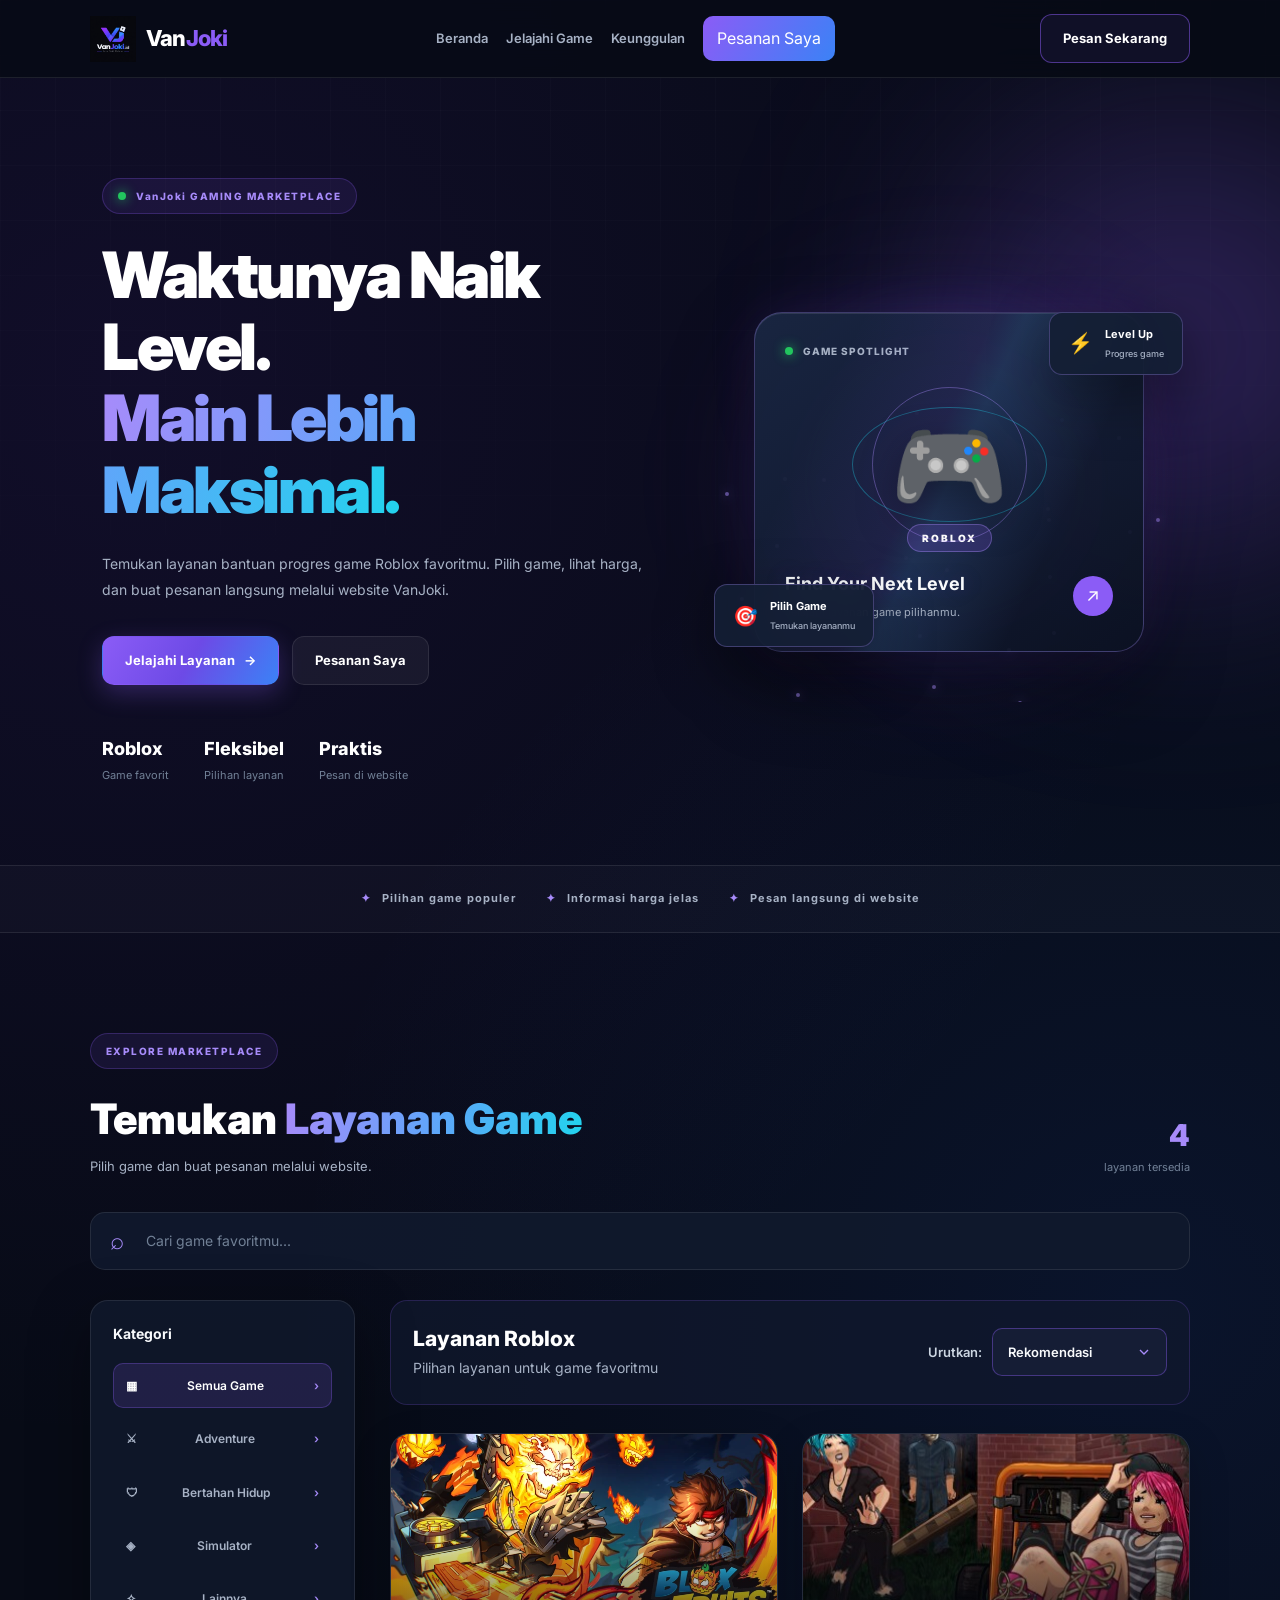
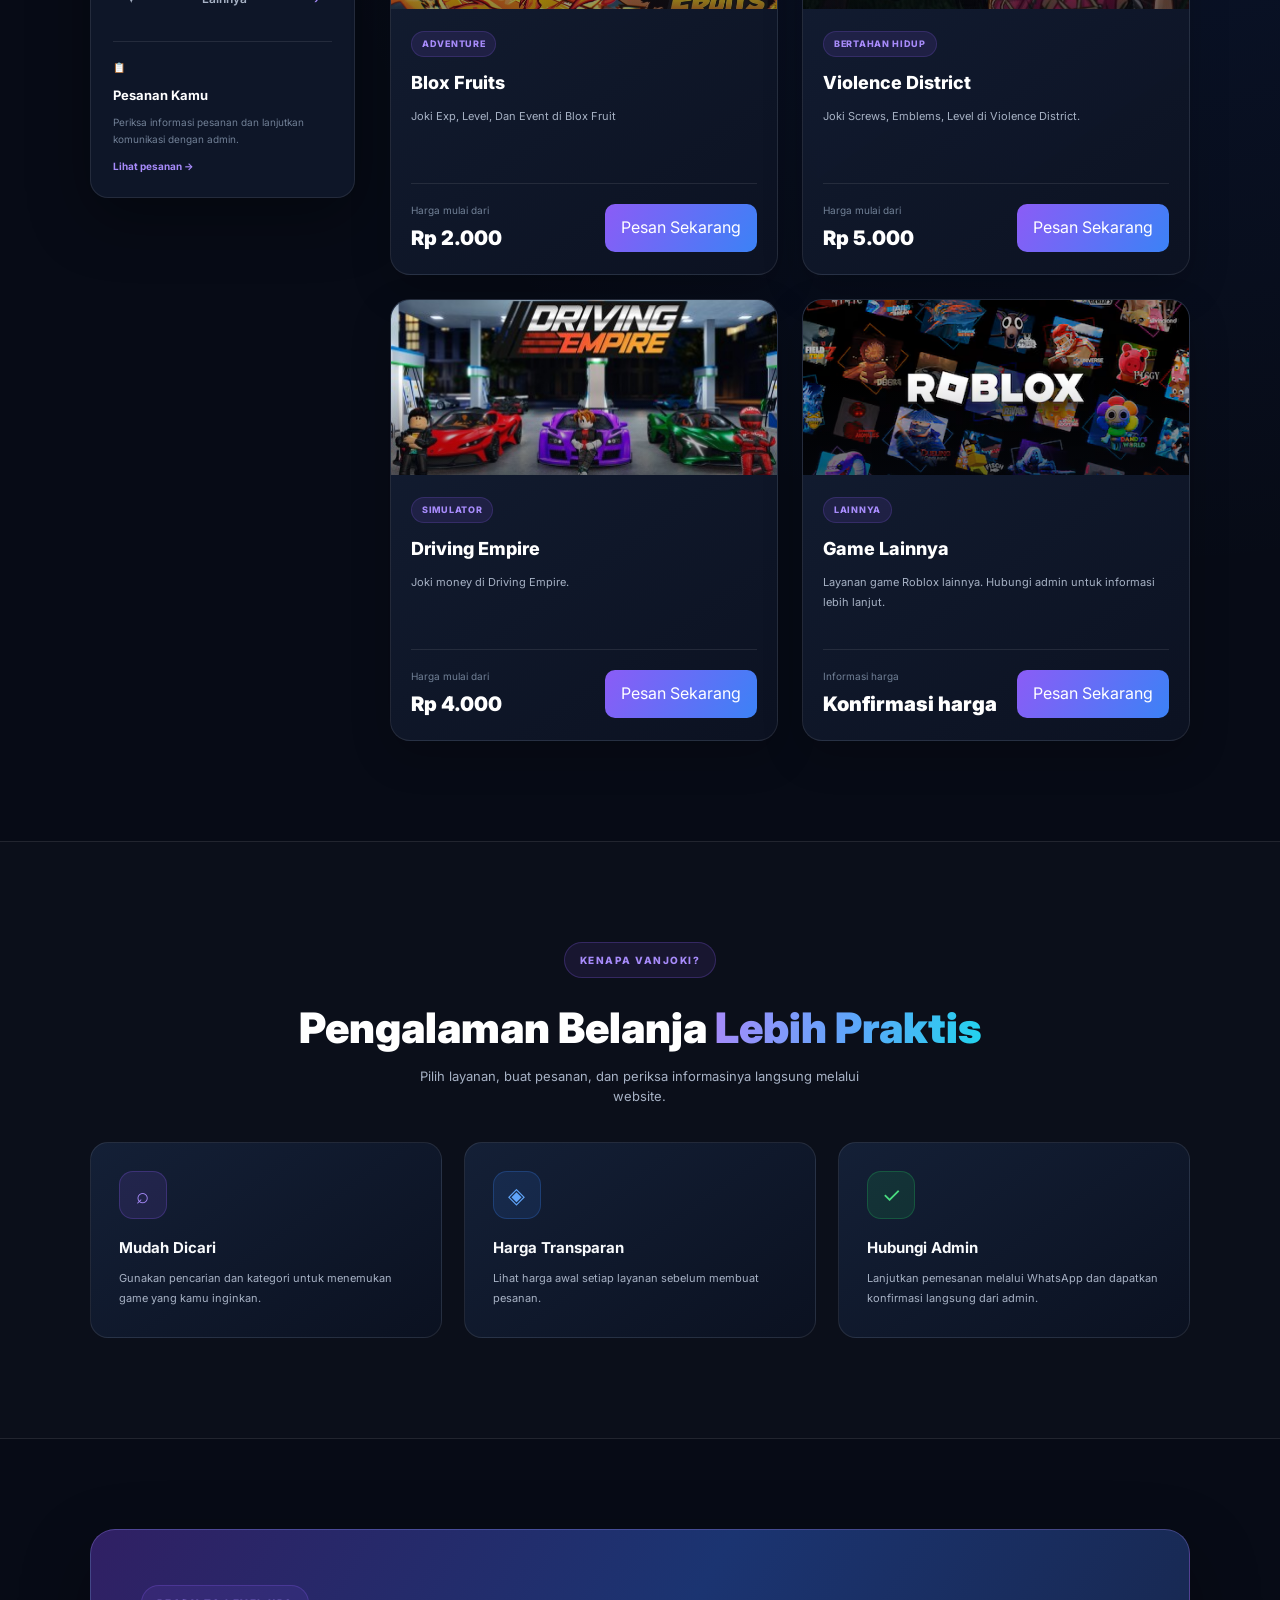
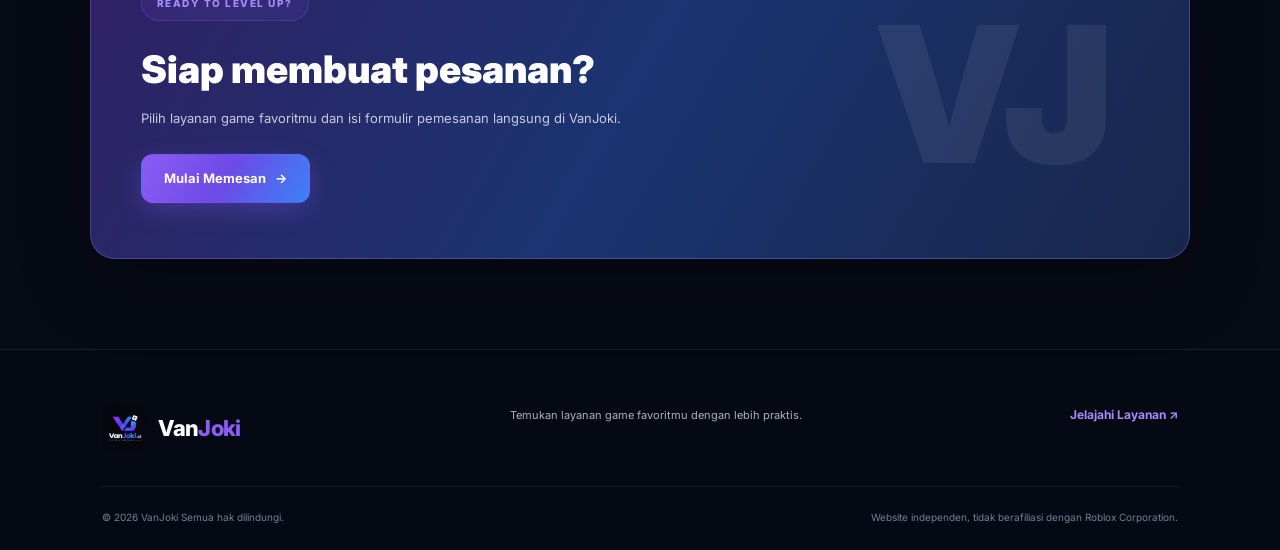
<file: index.html>
<!DOCTYPE html>
<html lang="id">
<head>
    <meta charset="UTF-8">
    <meta name="viewport" content="width=device-width, initial-scale=1.0">
    <meta name="theme-color" content="#10131f">

    <meta name="description" content="VanJoki adalah marketplace layanan gaming Roblox. Temukan layanan Blox Fruits, Violence District, dan Driving Empire.">
    <meta name="keywords" content="VanJoki, Roblox, Joki Roblox, Gaming Marketplace, Blox Fruits, Violence District, Driving Empire">
    <meta name="author" content="Anugrah Evan Syahputra">

    <meta property="og:title" content="VanJoki — Gaming Marketplace">
    <meta property="og:description" content="Temukan layanan game Roblox favoritmu di VanJoki.">
    <meta property="og:type" content="website">

    <title>VanJoki — Gaming Marketplace</title>

    <link rel="icon" type="image/png" href="./images/logo.png">
    <link rel="stylesheet" href="./style.css">

    <script src="./script.js" defer></script>

    <style>
        /* =====================================
           LOGO
        ===================================== */

        .logo {
            display: inline-flex;
            align-items: center;
            gap: 10px;
            text-decoration: none;
            flex-shrink: 0;
        }

        .logo-image {
            display: block;
            width: 46px;
            height: 46px;
            object-fit: contain;
            flex-shrink: 0;
            transition: transform .3s ease;
        }

        .logo:hover .logo-image {
            transform: scale(1.08) rotate(-4deg);
        }

        .logo-text {
            font-size: 22px;
            font-weight: 800;
            line-height: 1.2;
            white-space: nowrap;
        }

        .logo-text .accent {
            color: #8b5cf6;
        }

        .logo-text small {
            font-size: 14px;
            margin-left: 2px;
        }

        /* =====================================
           NAVIGASI
        ===================================== */

        #navMenu {
            align-items: center;
            gap: 18px;
        }

        #myOrdersNavButton {
            width: auto;
            margin: 0;
            padding: 10px 14px;
            white-space: nowrap;
        }

        .service-order {
            font: inherit;
        }

        /* =====================================
           PENCARIAN
        ===================================== */

        .search-bar {
            position: relative !important;
            display: flex !important;
            align-items: center !important;
            width: 100% !important;
            min-height: 58px;
            box-sizing: border-box;
            gap: 12px;
        }

        .search-icon {
            position: absolute !important;
            top: 50% !important;
            left: 20px !important;
            right: auto !important;
            transform: translateY(-50%) !important;
            z-index: 2;
            display: flex !important;
            align-items: center;
            justify-content: center;
            pointer-events: none;
            font-size: 24px;
            line-height: 1;
        }

        .search-bar input {
            display: block !important;
            width: 100% !important;
            height: 58px !important;
            box-sizing: border-box !important;
            margin: 0 !important;
            padding: 0 20px 0 55px !important;
        }

        .search-hint {
            display: none !important;
        }

        /* =====================================
           KATALOG
        ===================================== */

        .catalog-layout {
            display: grid !important;
            grid-template-columns: 265px minmax(0, 1fr) !important;
            align-items: start !important;
            gap: 35px !important;
            width: 100%;
        }

        .filter-sidebar {
            width: 100%;
            min-width: 0;
            box-sizing: border-box;
        }

        .catalog-main {
            width: 100%;
            min-width: 0;
        }

        .catalog-toolbar {
            display: flex !important;
            align-items: center !important;
            justify-content: space-between !important;
            flex-wrap: wrap;
            gap: 18px;
            width: 100%;
            box-sizing: border-box;
        }

        .catalog-toolbar > div {
            min-width: 0;
        }

        .sort-control {
            display: flex;
            align-items: center;
            gap: 10px;
            flex-wrap: wrap;
        }

        .service-grid {
            display: grid;
            grid-template-columns: repeat(2, minmax(0, 1fr));
            gap: 24px;
            width: 100%;
            margin-top: 28px;
        }

        .service-card {
            min-width: 0;
            overflow: hidden;
        }

        .service-card img {
            display: block;
            width: 100%;
            max-width: 100%;
            object-fit: cover;
        }

        .filter-btn {
            width: 100%;
            box-sizing: border-box;
        }

        .empty-message[hidden] {
            display: none !important;
        }

        /* =====================================
           NAVIGASI RESPONSIVE
        ===================================== */

        button,
        a,
        input,
        select {
            -webkit-tap-highlight-color: transparent;
        }

        button:focus-visible,
        a:focus-visible,
        input:focus-visible,
        select:focus-visible {
            outline: 2px solid #8b5cf6;
            outline-offset: 4px;
        }

        /* =====================================
           TABLET
        ===================================== */

        @media (max-width: 900px) {
            #navMenu {
                align-items: stretch;
                gap: 10px;
            }

            #myOrdersNavButton {
                width: 100%;
                margin-top: 8px;
            }

            .logo-image {
                width: 40px;
                height: 40px;
            }

            .logo-text {
                font-size: 19px;
            }

            .catalog-layout {
                grid-template-columns: 220px minmax(0, 1fr) !important;
                gap: 22px !important;
            }

            .service-grid {
                gap: 16px;
            }
        }

        /* =====================================
           MOBILE
        ===================================== */

        @media (max-width: 650px) {
            .catalog-layout {
                grid-template-columns: 1fr !important;
                gap: 22px !important;
            }

            .filter-sidebar {
                width: 100%;
            }

            .catalog-toolbar {
                align-items: flex-start !important;
                flex-direction: column;
            }

            .sort-control {
                width: 100%;
                justify-content: space-between;
            }

            .sort-control select {
                max-width: 65%;
            }

            .service-grid {
                grid-template-columns: repeat(2, minmax(0, 1fr));
                gap: 12px;
            }

            .search-bar,
            .search-bar input {
                min-height: 52px;
                height: 52px !important;
            }
        }

        @media (max-width: 480px) {
            .logo-text {
                font-size: 18px;
            }

            .logo-text small {
                font-size: 12px;
            }

            .hero-stats {
                gap: 15px;
            }

            .service-grid {
                grid-template-columns: 1fr;
            }
        }

        /* =====================================
           MENGURANGI ANIMASI
        ===================================== */

        @media (prefers-reduced-motion: reduce) {
            *,
            *::before,
            *::after {
                scroll-behavior: auto !important;
                animation-duration: .01ms !important;
                animation-iteration-count: 1 !important;
                transition-duration: .01ms !important;
            }
        }
    </style>
</head>

<body>

    <!-- HEADER -->
    <header class="navbar">

        <a href="#beranda" class="logo" aria-label="VanJoki - Beranda">
            <img
                src="./images/logo.png"
                alt="Logo VanJoki"
                class="logo-image"
                width="46"
                height="46"
                onerror="this.onerror=null;this.src='./logo.png';"
            >

            <span class="logo-text">
                Van<span class="accent">Joki</span><small></small>
            </span>
        </a>

        <button
            type="button"
            class="menu-toggle"
            id="menuToggle"
            aria-label="Buka menu"
            aria-expanded="false"
            aria-controls="navMenu"
        >
            ☰
        </button>

        <nav class="nav-menu" id="navMenu" aria-label="Navigasi utama">
            <a href="#beranda">Beranda</a>
            <a href="#game">Jelajahi Game</a>
            <a href="#keunggulan">Keunggulan</a>
        </nav>

        <a class="button button-outline header-contact" href="#game">
            Pesan Sekarang
        </a>

    </header>

    <main>

        <!-- HERO -->
        <section class="hero" id="beranda">

            <div class="hero-content">

                <div class="eyebrow">
                    <span class="status-dot"></span>
                    VanJoki GAMING MARKETPLACE
                </div>

                <h1>
                    Waktunya Naik Level.<br>
                    <span class="gradient-text">Main Lebih Maksimal.</span>
                </h1>

                <p class="hero-description">
                    Temukan layanan bantuan progres game Roblox favoritmu.
                    Pilih game, lihat harga, dan buat pesanan langsung
                    melalui website VanJoki.
                </p>

                <div class="hero-actions">
                    <a href="#game" class="button button-primary">
                        Jelajahi Layanan
                        <span aria-hidden="true">→</span>
                    </a>

                    <a href="#orderHistory" class="button button-dark">
                        Pesanan Saya
                    </a>
                </div>

                <div class="hero-stats">

                    <div>
                        <strong>Roblox</strong>
                        <span>Game favorit</span>
                    </div>

                    <div>
                        <strong>Fleksibel</strong>
                        <span>Pilihan layanan</span>
                    </div>

                    <div>
                        <strong>Praktis</strong>
                        <span>Pesan di website</span>
                    </div>

                </div>

            </div>

            <!-- HERO VISUAL -->
            <div class="hero-visual">

                <div class="visual-glow"></div>

                <div class="floating-card floating-card-top">
                    <span class="floating-icon" aria-hidden="true">⚡</span>

                    <div>
                        <strong>Level Up</strong>
                        <small>Progres game</small>
                    </div>
                </div>

                <div class="hero-game-panel">

                    <div class="panel-top">
                        <span class="live-dot"></span>
                        <span>GAME SPOTLIGHT</span>
                        <span class="panel-dots" aria-hidden="true">•••</span>
                    </div>

                    <div class="spotlight-art">
                        <div class="spotlight-orbit orbit-one"></div>
                        <div class="spotlight-orbit orbit-two"></div>

                        <div class="spotlight-controller" aria-hidden="true">
                            🎮
                        </div>

                        <div class="spotlight-badge">
                            ROBLOX
                        </div>
                    </div>

                    <div class="spotlight-info">

                        <div>
                            <h3>Find Your Next Level</h3>
                            <p>Jelajahi layanan game pilihanmu.</p>
                        </div>

                        <a
                            href="#game"
                            class="round-arrow"
                            aria-label="Lihat layanan game"
                        >
                            ↗
                        </a>

                    </div>

                </div>

                <div class="floating-card floating-card-bottom">
                    <span class="floating-icon" aria-hidden="true">🎯</span>

                    <div>
                        <strong>Pilih Game</strong>
                        <small>Temukan layananmu</small>
                    </div>
                </div>

            </div>

        </section>

        <!-- INFORMASI LAYANAN -->
        <section class="trust-strip" aria-label="Keunggulan layanan">

            <div>
                <span aria-hidden="true">✦</span>
                Pilihan game populer
            </div>

            <div>
                <span aria-hidden="true">✦</span>
                Informasi harga jelas
            </div>

            <div>
                <span aria-hidden="true">✦</span>
                Pesan langsung di website
            </div>

        </section>

        <!-- KATALOG GAME -->
        <section class="catalog section-container" id="game">

            <div class="section-heading">

                <div>
                    <div class="eyebrow">
                        EXPLORE MARKETPLACE
                    </div>

                    <h2>
                        Temukan
                        <span class="gradient-text">Layanan Game</span>
                    </h2>

                    <p>
                        Pilih game dan buat pesanan melalui website.
                    </p>
                </div>

                <div class="catalog-count">
                    <strong id="serviceCount">4</strong>
                    <span>layanan tersedia</span>
                </div>

            </div>

            <!-- PENCARIAN -->
            <div class="search-bar">

                <span class="search-icon" aria-hidden="true">⌕</span>

                <input
                    type="search"
                    id="searchInput"
                    placeholder="Cari game favoritmu..."
                    aria-label="Cari game"
                    autocomplete="off"
                >

            </div>

            <div class="catalog-layout">

                <!-- FILTER KATEGORI -->
                <aside class="filter-sidebar">

                    <h3>Kategori</h3>

                    <button
                        type="button"
                        class="filter-btn active"
                        data-filter="all"
                        aria-pressed="true"
                    >
                        <span aria-hidden="true">▦</span>
                        Semua Game
                        <span class="filter-arrow" aria-hidden="true">›</span>
                    </button>

                    <button
                        type="button"
                        class="filter-btn"
                        data-filter="adventure"
                        aria-pressed="false"
                    >
                        <span aria-hidden="true">⚔</span>
                        Adventure
                        <span class="filter-arrow" aria-hidden="true">›</span>
                    </button>

                    <button
                        type="button"
                        class="filter-btn"
                        data-filter="bertahan hidup"
                        aria-pressed="false"
                    >
                        <span aria-hidden="true">🛡</span>
                        Bertahan Hidup
                        <span class="filter-arrow" aria-hidden="true">›</span>
                    </button>

                    <button
                        type="button"
                        class="filter-btn"
                        data-filter="simulator"
                        aria-pressed="false"
                    >
                        <span aria-hidden="true">◈</span>
                        Simulator
                        <span class="filter-arrow" aria-hidden="true">›</span>
                    </button>

                    <button
                        type="button"
                        class="filter-btn"
                        data-filter="other"
                        aria-pressed="false"
                    >
                        <span aria-hidden="true">✧</span>
                        Lainnya
                        <span class="filter-arrow" aria-hidden="true">›</span>
                    </button>

                    <div class="sidebar-note">

                        <span aria-hidden="true">📋</span>

                        <h4>Pesanan Kamu</h4>

                        <p>
                            Periksa informasi pesanan dan lanjutkan
                            komunikasi dengan admin.
                        </p>

                        <a href="#orderHistory">
                            Lihat pesanan →
                        </a>

                    </div>

                </aside>

                <!-- DAFTAR LAYANAN -->
                <div class="catalog-main">

                    <div class="catalog-toolbar">

                        <div>
                            <h3>Layanan Roblox</h3>
                            <p>Pilihan layanan untuk game favoritmu</p>
                        </div>

                        <label class="sort-control">

                            <span>Urutkan:</span>

                            <select
                                id="sortSelect"
                                aria-label="Urutkan layanan"
                            >
                                <option value="default">Rekomendasi</option>
                                <option value="low">Harga terendah</option>
                                <option value="high">Harga tertinggi</option>
                                <option value="name">Nama game</option>
                            </select>

                        </label>

                    </div>

                    <div
                        class="service-grid"
                        id="serviceGrid"
                        aria-live="polite"
                    ></div>

                    <!-- PESAN JIKA GAME TIDAK DITEMUKAN -->
                    <div class="empty-message" id="emptyMessage" hidden>

                        <span aria-hidden="true">🔎</span>

                        <h3>Game tidak ditemukan</h3>

                        <p>
                            Coba kata kunci lain atau pilih kategori berbeda.
                        </p>

                        <button
                            type="button"
                            class="button button-primary"
                            id="resetSearch"
                        >
                            Tampilkan Semua
                        </button>

                    </div>

                </div>

            </div>

        </section>

        <!-- KEUNGGULAN -->
        <section class="why-section" id="keunggulan">

            <div class="section-container">

                <div class="section-heading centered">

                    <div>
                        <div class="eyebrow">
                            KENAPA VANJOKI?
                        </div>

                        <h2>
                            Pengalaman Belanja
                            <span class="gradient-text">Lebih Praktis</span>
                        </h2>

                        <p>
                            Pilih layanan, buat pesanan, dan periksa
                            informasinya langsung melalui website.
                        </p>
                    </div>

                </div>

                <div class="benefit-grid">

                    <article class="benefit-card">

                        <div class="benefit-icon purple" aria-hidden="true">
                            ⌕
                        </div>

                        <h3>Mudah Dicari</h3>

                        <p>
                            Gunakan pencarian dan kategori untuk menemukan
                            game yang kamu inginkan.
                        </p>

                    </article>

                    <article class="benefit-card">

                        <div class="benefit-icon blue" aria-hidden="true">
                            ◈
                        </div>

                        <h3>Harga Transparan</h3>

                        <p>
                            Lihat harga awal setiap layanan sebelum
                            membuat pesanan.
                        </p>

                    </article>

                    <article class="benefit-card">

                        <div class="benefit-icon green" aria-hidden="true">
                            ✓
                        </div>

                        <h3>Hubungi Admin</h3>

                        <p>
                            Lanjutkan pemesanan melalui WhatsApp dan
                            dapatkan konfirmasi langsung dari admin.
                        </p>

                    </article>

                </div>

            </div>

        </section>

        <!-- AJAKAN MEMESAN -->
        <section class="cta-section">

            <div class="cta-box">

                <div class="cta-content">

                    <div class="eyebrow">
                        READY TO LEVEL UP?
                    </div>

                    <h2>Siap membuat pesanan?</h2>

                    <p>
                        Pilih layanan game favoritmu dan isi formulir
                        pemesanan langsung di VanJoki.
                    </p>

                    <a href="#game" class="button button-primary">
                        Mulai Memesan
                        <span aria-hidden="true">→</span>
                    </a>

                </div>

                <div class="cta-decoration" aria-hidden="true">
                    VJ
                </div>

            </div>

        </section>

    </main>

    <!-- BAGIAN PESANAN SAYA DIBUAT OLEH script.js -->

    <!-- FOOTER -->
    <footer class="footer">

        <div class="footer-main">

            <a
                href="#beranda"
                class="logo"
                aria-label="VanJoki - Kembali ke beranda"
            >

                <img
                    src="./images/logo.png"
                    alt="Logo VanJoki"
                    class="logo-image"
                    width="46"
                    height="46"
                    loading="lazy"
                    onerror="this.onerror=null;this.src='./logo.png';"
                >

                <span class="logo-text">
                    Van<span class="accent">Joki</span><small></small>
                </span>

            </a>

            <p>
                Temukan layanan game favoritmu dengan lebih praktis.
            </p>

            <a href="#game" class="footer-contact">
                Jelajahi Layanan ↗
            </a>

        </div>

        <div class="footer-bottom">

            <span>
                © <span id="year"></span> VanJoki Semua hak dilindungi.
            </span>

            <span>
                Website independen, tidak berafiliasi dengan Roblox Corporation.
            </span>

        </div>

    </footer>

</body>
</html>
</file>
<file: style.css>
@import url('https://fonts.googleapis.com/css2?family=Inter:wght@400;500;600;700;800;900&display=swap');

/* =========================================
   1. ROOT & RESET
========================================= */

:root {
    --bg: #070b16;
    --bg-secondary: #0c1222;
    --surface: #111a2d;
    --surface-light: #17233a;

    --primary: #8b5cf6;
    --primary-light: #a78bfa;
    --secondary: #3b82f6;
    --accent: #06d6ff;
    --success: #22c55e;

    --text: #f8fafc;
    --text-secondary: #a7b2c5;
    --muted: #718096;

    --border: rgba(255,255,255,.09);
    --purple-glow: rgba(139,92,246,.28);
    --blue-glow: rgba(59,130,246,.20);

    --radius: 18px;
    --radius-small: 12px;
    --shadow: 0 20px 60px rgba(0,0,0,.35);
    --transition: .3s ease;
}

* {
    margin: 0;
    padding: 0;
    box-sizing: border-box;
}

html {
    scroll-behavior: smooth;
    scroll-padding-top: 90px;
}

body {
    min-width: 320px;
    overflow-x: hidden;
    color: var(--text);
    background:
        radial-gradient(circle at 10% 10%, rgba(91,33,182,.12), transparent 30%),
        radial-gradient(circle at 90% 35%, rgba(37,99,235,.10), transparent 32%),
        var(--bg);
    font-family: 'Inter', sans-serif;
    line-height: 1.6;
}

button, input, select {
    font: inherit;
}

button, a {
    -webkit-tap-highlight-color: transparent;
}

a {
    color: inherit;
    text-decoration: none;
}

button {
    color: inherit;
}

img {
    display: block;
    max-width: 100%;
}

::selection {
    color: white;
    background: var(--primary);
}

/* =========================================
   2. SCROLLBAR & BACKGROUND
========================================= */

::-webkit-scrollbar {
    width: 8px;
}

::-webkit-scrollbar-track {
    background: var(--bg);
}

::-webkit-scrollbar-thumb {
    background: linear-gradient(var(--primary), var(--secondary));
    border-radius: 20px;
}

body::before {
    content: "";
    position: fixed;
    inset: 0;
    z-index: -1;
    pointer-events: none;
    background-image:
        linear-gradient(rgba(255,255,255,.018) 1px, transparent 1px),
        linear-gradient(90deg, rgba(255,255,255,.018) 1px, transparent 1px);
    background-size: 55px 55px;
    mask-image: linear-gradient(to bottom, black, transparent 85%);
}

/* =========================================
   3. NAVBAR
========================================= */

.navbar {
    position: sticky;
    top: 0;
    z-index: 1000;
    width: 100%;
    min-height: 78px;
    padding: 14px 7%;
    display: flex;
    align-items: center;
    justify-content: space-between;
    gap: 25px;
    background: rgba(7,11,22,.88);
    backdrop-filter: blur(20px);
    -webkit-backdrop-filter: blur(20px);
    border-bottom: 1px solid var(--border);
}

.logo {
    display: inline-flex;
    align-items: center;
    gap: 10px;
    flex-shrink: 0;
}

.logo-image {
    width: 46px;
    height: 46px;
    object-fit: contain;
    transition: transform .3s ease;
}

.logo:hover .logo-image {
    transform: scale(1.08) rotate(-4deg);
}

.logo-text {
    color: white;
    font-size: 22px;
    font-weight: 900;
    letter-spacing: -.7px;
    white-space: nowrap;
}

.logo-text .accent {
    color: var(--primary-light);
}

.logo-text small {
    font-size: 13px;
    margin-left: 2px;
    color: var(--text-secondary);
}

.nav-menu {
    display: flex;
    align-items: center;
    justify-content: center;
    gap: 35px;
}

.nav-menu a {
    position: relative;
    color: var(--text-secondary);
    font-size: 13px;
    font-weight: 600;
    transition: var(--transition);
}

.nav-menu a::after {
    content: "";
    position: absolute;
    left: 0;
    bottom: -8px;
    width: 0;
    height: 2px;
    background: linear-gradient(90deg, var(--primary), var(--accent));
    transition: width var(--transition);
}

.nav-menu a:hover {
    color: white;
}

.nav-menu a:hover::after {
    width: 100%;
}

.menu-toggle {
    display: none;
    border: 1px solid var(--border);
    background: var(--surface);
    border-radius: 10px;
    padding: 9px 13px;
    font-size: 20px;
    cursor: pointer;
}

/* =========================================
   4. BUTTON
========================================= */

.button {
    display: inline-flex;
    align-items: center;
    justify-content: center;
    gap: 9px;
    padding: 13px 22px;
    border-radius: 12px;
    font-size: 13px;
    font-weight: 700;
    border: 1px solid transparent;
    cursor: pointer;
    transition: transform var(--transition),
                box-shadow var(--transition),
                background var(--transition);
}

.button:hover {
    transform: translateY(-3px);
}

.button-primary {
    color: white;
    background: linear-gradient(120deg, var(--primary), #6d4ae6, var(--secondary));
    box-shadow: 0 8px 25px var(--purple-glow);
}

.button-primary:hover {
    box-shadow: 0 12px 35px var(--purple-glow);
}

.button-outline {
    color: white;
    background: rgba(139,92,246,.08);
    border-color: rgba(139,92,246,.5);
}

.button-outline:hover {
    background: var(--primary);
    border-color: var(--primary);
}

.button-dark {
    color: white;
    background: rgba(255,255,255,.05);
    border-color: var(--border);
}

.button-dark:hover {
    background: rgba(255,255,255,.1);
}

/* =========================================
   5. HERO
========================================= */

.hero {
    position: relative;
    min-height: 610px;
    padding: 100px 8% 80px;
    display: grid;
    grid-template-columns: 1.1fr .9fr;
    align-items: center;
    gap: 55px;
    overflow: hidden;
}

.hero::before {
    content: "";
    position: absolute;
    width: 450px;
    height: 450px;
    top: 5%;
    right: -10%;
    background: var(--purple-glow);
    filter: blur(120px);
    border-radius: 50%;
    pointer-events: none;
}

.hero-content {
    position: relative;
    z-index: 2;
    animation: heroEnter .9s ease both;
}

.eyebrow {
    display: inline-flex;
    align-items: center;
    gap: 10px;
    margin-bottom: 25px;
    padding: 9px 15px;
    color: var(--primary-light);
    background: rgba(139,92,246,.1);
    border: 1px solid rgba(139,92,246,.25);
    border-radius: 50px;
    font-size: 10px;
    font-weight: 800;
    letter-spacing: 1.5px;
}

.status-dot, .live-dot {
    width: 8px;
    height: 8px;
    flex-shrink: 0;
    border-radius: 50%;
    background: var(--success);
    box-shadow: 0 0 12px var(--success);
    animation: pulse 2s infinite;
}

.hero h1 {
    max-width: 700px;
    color: white;
    font-size: clamp(38px, 5vw, 65px);
    font-weight: 900;
    line-height: 1.12;
    letter-spacing: -2.5px;
}

.gradient-text {
    color: transparent;
    background: linear-gradient(100deg, #a78bfa, #60a5fa, #22d3ee);
    background-clip: text;
    -webkit-background-clip: text;
}

.hero-description {
    max-width: 540px;
    margin-top: 25px;
    color: var(--text-secondary);
    font-size: 14px;
    line-height: 1.9;
}

.hero-actions {
    display: flex;
    align-items: center;
    flex-wrap: wrap;
    gap: 13px;
    margin-top: 32px;
}

.hero-stats {
    display: flex;
    flex-wrap: wrap;
    gap: 35px;
    margin-top: 50px;
}

.hero-stats div {
    display: flex;
    flex-direction: column;
    gap: 4px;
}

.hero-stats strong {
    color: white;
    font-size: 18px;
    font-weight: 800;
}

.hero-stats span {
    color: var(--muted);
    font-size: 11px;
}

/* =========================================
   6. HERO VISUAL 3D
========================================= */

.hero-visual {
    position: relative;
    min-height: 440px;
    display: flex;
    align-items: center;
    justify-content: center;
    perspective: 1200px;
    isolation: isolate;
    animation: heroVisualEnter 1s ease both;
}

.hero-visual::before {
    content: "";
    position: absolute;
    width: 75%;
    height: 75%;
    top: 12%;
    left: 12%;
    z-index: -2;
    background: radial-gradient(circle, rgba(124,58,237,.32), rgba(59,130,246,.16), transparent 70%);
    filter: blur(55px);
    animation: heroGlow 5s ease-in-out infinite alternate;
}

.visual-glow {
    position: absolute;
    width: 70%;
    height: 70%;
    border-radius: 50%;
    background: var(--purple-glow);
    filter: blur(70px);
    z-index: -1;
}

.hero-game-panel {
    position: relative;
    z-index: 2;
    width: min(90%, 390px);
    min-height: 310px;
    padding: 30px;
    display: flex;
    flex-direction: column;
    align-items: center;
    justify-content: center;
    gap: 18px;
    background: linear-gradient(145deg, rgba(26,39,67,.95), rgba(12,18,34,.95));
    border: 1px solid rgba(167,139,250,.3);
    border-radius: 28px;
    box-shadow: 0 30px 80px rgba(0,0,0,.45),
                0 0 50px rgba(139,92,246,.12),
                inset 0 1px rgba(255,255,255,.1);
    transform-style: preserve-3d;
    will-change: transform;
    overflow: hidden;
    animation: floatingPanel 5s ease-in-out infinite;
    transition: box-shadow .3s ease, border-color .3s ease;
}

.hero-game-panel::before {
    content: "";
    position: absolute;
    inset: -100%;
    pointer-events: none;
    background: linear-gradient(115deg, transparent 40%, rgba(139,92,246,.1) 48%, rgba(96,165,250,.16) 50%, transparent 58%);
    animation: cardShine 7s linear infinite;
}

.panel-top {
    width: 100%;
    display: flex;
    align-items: center;
    gap: 10px;
    color: var(--text-secondary);
    font-size: 10px;
    font-weight: 800;
    letter-spacing: 1px;
}

.panel-dots {
    margin-left: auto;
    color: var(--primary-light);
}

.spotlight-art {
    position: relative;
    width: 100%;
    min-height: 175px;
    display: grid;
    place-items: center;
    transform-style: preserve-3d;
}

.spotlight-orbit {
    position: absolute;
    width: 155px;
    height: 155px;
    border: 1px solid rgba(167,139,250,.4);
    border-radius: 50%;
    transform: translateZ(15px);
    animation: orbitRotate 18s linear infinite;
}

.orbit-two {
    width: 195px;
    height: 115px;
    border-color: rgba(34,211,238,.35);
    animation-direction: reverse;
    animation-duration: 25s;
}

.spotlight-controller {
    position: relative;
    z-index: 2;
    font-size: 95px;
    transform: translateZ(35px);
    filter: drop-shadow(0 15px 20px rgba(0,0,0,.35));
    transition: transform .3s ease;
}

.spotlight-badge {
    position: absolute;
    bottom: 0;
    padding: 5px 14px;
    color: white;
    background: rgba(139,92,246,.2);
    border: 1px solid rgba(167,139,250,.4);
    border-radius: 30px;
    font-size: 10px;
    font-weight: 900;
    letter-spacing: 2px;
}

.spotlight-info {
    width: 100%;
    display: flex;
    align-items: center;
    justify-content: space-between;
    gap: 15px;
    transform: translateZ(25px);
}

.spotlight-info h3 {
    font-size: 18px;
    text-shadow: 0 0 22px rgba(139,92,246,.25);
}

.spotlight-info p {
    margin-top: 5px;
    color: var(--text-secondary);
    font-size: 11px;
    text-align: left;
}

.round-arrow {
    width: 40px;
    height: 40px;
    flex-shrink: 0;
    display: grid;
    place-items: center;
    color: white;
    background: var(--primary);
    border-radius: 50%;
    font-size: 18px;
    transition: var(--transition);
}

.round-arrow:hover {
    transform: rotate(45deg);
    background: var(--secondary);
}

.floating-card {
    position: absolute;
    z-index: 3;
    padding: 13px 18px;
    display: flex;
    align-items: center;
    gap: 12px;
    color: white;
    background: rgba(20,31,53,.92);
    border: 1px solid rgba(167,139,250,.3);
    border-radius: 13px;
    box-shadow: var(--shadow);
    backdrop-filter: blur(14px);
    font-size: 11px;
    font-weight: 700;
    animation: floatingCard 4s ease-in-out infinite;
}

.floating-card-top {
    top: 50px;
    right: -5px;
}

.floating-card-bottom {
    bottom: 55px;
    left: -5px;
    animation-delay: -2s;
}

.floating-icon {
    font-size: 20px;
}

.floating-card strong,
.floating-card small {
    display: block;
}

.floating-card small {
    margin-top: 3px;
    color: var(--text-secondary);
    font-size: 9px;
    font-weight: 500;
}

/* =========================================
   7. TRUST STRIP
========================================= */

.trust-strip {
    width: 100%;
    padding: 24px 8%;
    display: flex;
    justify-content: center;
    align-items: center;
    flex-wrap: wrap;
    gap: 30px;
    background: rgba(255,255,255,.025);
    border-top: 1px solid var(--border);
    border-bottom: 1px solid var(--border);
}

.trust-strip div {
    color: var(--text-secondary);
    font-size: 11px;
    font-weight: 700;
    letter-spacing: 1px;
}

.trust-strip span {
    color: var(--primary-light);
    margin-right: 7px;
}

/* =========================================
   8. SECTION
========================================= */

.section-container {
    width: min(1120px, 86%);
    margin: auto;
}

.catalog {
    padding: 100px 0;
}

.section-heading {
    margin-bottom: 35px;
    display: flex;
    align-items: flex-end;
    justify-content: space-between;
    flex-wrap: wrap;
    gap: 20px;
}

.section-heading h2 {
    color: white;
    font-size: clamp(28px, 4vw, 42px);
    font-weight: 900;
    line-height: 1.2;
}

.section-heading p {
    max-width: 450px;
    margin-top: 12px;
    color: var(--text-secondary);
    font-size: 13px;
}

.catalog-count {
    display: flex;
    flex-direction: column;
    align-items: flex-end;
}

.catalog-count strong {
    color: var(--primary-light);
    font-size: 30px;
    font-weight: 900;
}

.catalog-count span {
    color: var(--muted);
    font-size: 11px;
}

/* =========================================
   9. SEARCH BAR - FIXED
========================================= */

.search-bar {
    position: relative;
    width: 100%;
    min-height: 58px;
    margin-bottom: 30px;
    display: flex;
    align-items: center;
}

#searchInput {
    width: 100%;
    height: 58px;
    padding: 0 130px 0 52px;
    color: white;
    background: rgba(17,26,45,.92);
    border: 1px solid var(--border);
    border-radius: 15px;
    outline: none;
    font-size: 14px;
    transition: var(--transition);
}

#searchInput::placeholder {
    color: var(--muted);
}

#searchInput:focus {
    border-color: var(--primary);
    box-shadow: 0 0 0 4px rgba(139,92,246,.12);
}

.search-icon {
    position: absolute;
    left: 19px;
    top: 50%;
    z-index: 2;
    transform: translateY(-50%);
    color: var(--primary-light);
    font-size: 24px;
    pointer-events: none;
}

.search-hint {
    position: absolute;
    right: 18px;
    top: 50%;
    transform: translateY(-50%);
    color: var(--muted);
    font-size: 11px;
    pointer-events: none;
}

/* =========================================
   10. CATALOG LAYOUT
========================================= */

.catalog-layout {
    display: grid;
    grid-template-columns: 220px minmax(0,1fr);
    gap: 30px;
    align-items: start;
}

.filter-sidebar {
    position: sticky;
    top: 105px;
    padding: 22px;
    background: rgba(17,26,45,.8);
    border: 1px solid var(--border);
    border-radius: var(--radius);
    box-shadow: var(--shadow);
}

.filter-sidebar h3 {
    margin-bottom: 18px;
    font-size: 14px;
}

.filter-btn {
    width: 100%;
    margin-bottom: 8px;
    padding: 12px;
    display: flex;
    align-items: center;
    justify-content: space-between;
    gap: 10px;
    color: var(--text-secondary);
    background: transparent;
    border: 1px solid transparent;
    border-radius: 10px;
    font-size: 12px;
    font-weight: 600;
    text-align: left;
    cursor: pointer;
    transition: var(--transition);
}

.filter-btn:hover,
.filter-btn.active {
    color: white;
    background: rgba(139,92,246,.14);
    border-color: rgba(139,92,246,.3);
}

.filter-btn > span:first-child {
    flex-shrink: 0;
}

.filter-arrow {
    color: var(--primary-light);
}

.sidebar-note {
    margin-top: 20px;
    padding-top: 17px;
    color: var(--muted);
    border-top: 1px solid var(--border);
    font-size: 10px;
    line-height: 1.7;
}

.sidebar-note h4 {
    margin: 8px 0;
    color: white;
    font-size: 13px;
}

.sidebar-note p {
    margin-bottom: 10px;
}

.sidebar-note a {
    color: var(--primary-light);
    font-weight: 700;
}

/* =========================================
   11. CATALOG TOOLBAR - FIXED
========================================= */

.catalog-main {
    min-width: 0;
}

.catalog-toolbar {
    width: 100%;
    min-height: 105px;
    margin-bottom: 25px;
    padding: 18px 22px;
    display: flex;
    align-items: center;
    justify-content: space-between;
    gap: 20px;
    background: rgba(17,25,46,.75);
    border: 1px solid rgba(139,92,246,.2);
    border-radius: 17px;
}

.catalog-toolbar h3 {
    color: white;
    font-size: 21px;
    font-weight: 800;
    line-height: 1.3;
}

.catalog-toolbar p {
    margin-top: 5px;
    color: var(--text-secondary);
    font-size: 14px;
}

.sort-control {
    display: flex;
    align-items: center;
    gap: 10px;
    flex-shrink: 0;
    color: #cbd5e1;
    font-size: 13px;
    font-weight: 600;
}

#sortSelect {
    appearance: none;
    -webkit-appearance: none;
    min-width: 175px;
    min-height: 48px;
    padding: 11px 40px 11px 15px;
    color: #f8fafc;
    background-color: #151d35;
    background-image: url("data:image/svg+xml,%3Csvg xmlns='http://www.w3.org/2000/svg' width='16' height='16' fill='none' stroke='%23a78bfa' stroke-width='2' viewBox='0 0 24 24'%3E%3Cpath d='m6 9 6 6 6-6'/%3E%3C/svg%3E");
    background-repeat: no-repeat;
    background-position: right 14px center;
    border: 1px solid rgba(139,92,246,.4);
    border-radius: 10px;
    outline: none;
    font-family: inherit;
    font-size: 13px;
    font-weight: 600;
    cursor: pointer;
    transition: var(--transition);
}

#sortSelect:hover,
#sortSelect:focus {
    border-color: var(--primary);
    background-color: #1b2542;
}

#sortSelect option {
    color: white;
    background: #151d35;
}

/* =========================================
   12. SERVICE GRID
========================================= */

.service-grid {
    display: grid;
    grid-template-columns: repeat(2, minmax(0,1fr));
    gap: 22px;
    perspective: 1200px;
}

.service-card {
    --card-rotate-x: 0deg;
    --card-rotate-y: 0deg;
    --mouse-x: 50%;
    --mouse-y: 50%;

    position: relative;
    min-width: 0;
    overflow: hidden;
    background: linear-gradient(145deg, rgba(20,31,53,.96), rgba(12,18,34,.98));
    border: 1px solid var(--border);
    border-radius: 20px;
    box-shadow: 0 15px 40px rgba(0,0,0,.2);
    transform: perspective(1000px) rotateX(var(--card-rotate-x)) rotateY(var(--card-rotate-y));
    transform-style: preserve-3d;
    transition: transform .2s ease, border-color .3s ease, box-shadow .3s ease;
}

.service-card::before {
    content: "";
    position: absolute;
    inset: 0;
    z-index: 1;
    pointer-events: none;
    opacity: 0;
    background: radial-gradient(circle 180px at var(--mouse-x) var(--mouse-y), rgba(139,92,246,.2), transparent 75%);
    transition: opacity .3s ease;
}

.service-card:hover {
    border-color: rgba(139,92,246,.55);
    box-shadow: 0 25px 55px rgba(0,0,0,.35), 0 0 30px rgba(139,92,246,.12);
}

.service-card:hover::before {
    opacity: 1;
}

/* =========================================
   13. GAME COVER
========================================= */

.game-cover {
    position: relative;
    width: 100%;
    height: 175px;
    overflow: hidden;
    background: #101f36;
}

.game-cover::after {
    content: "";
    position: absolute;
    inset: 0;
    background: linear-gradient(to top, rgba(7,11,22,.45), transparent 55%);
    pointer-events: none;
}

.game-cover img {
    width: 100%;
    height: 100%;
    object-fit: cover;
    object-position: center;
    transition: transform .6s ease;
}

.service-card:hover .game-cover img {
    transform: scale(1.09);
}

/* =========================================
   14. SERVICE CARD BODY
========================================= */

.service-card-body {
    position: relative;
    z-index: 2;
    padding: 20px;
}

.service-category {
    display: inline-block;
    margin-bottom: 12px;
    padding: 5px 10px;
    color: var(--primary-light);
    background: rgba(139,92,246,.12);
    border: 1px solid rgba(139,92,246,.2);
    border-radius: 30px;
    font-size: 9px;
    font-weight: 800;
    letter-spacing: .7px;
    text-transform: uppercase;
}

.service-card h3 {
    margin-bottom: 9px;
    color: white;
    font-size: 18px;
    font-weight: 800;
}

.service-description {
    min-height: 58px;
    color: var(--text-secondary);
    font-size: 11px;
    line-height: 1.8;
}

.service-divider {
    margin: 18px 0;
    border: 0;
    border-top: 1px solid var(--border);
}

/* =========================================
   15. PRICE & ORDER
========================================= */

.service-bottom {
    display: flex;
    align-items: center;
    justify-content: space-between;
    gap: 12px;
}

.price-label {
    margin-bottom: 4px;
    color: var(--muted);
    font-size: 10px;
}

.service-price {
    color: white;
    font-size: 20px;
    font-weight: 900;
}

.service-price.contact-price {
    color: var(--accent);
    font-size: 15px;
}

.service-order {
    position: relative;
    overflow: hidden;
    display: inline-flex;
    align-items: center;
    justify-content: center;
    padding: 11px 16px;
    color: white;
    background: linear-gradient(120deg, var(--primary), var(--secondary));
    border: 0;
    border-radius: 10px;
    font: inherit;
    font-size: 11px;
    font-weight: 800;
    cursor: pointer;
    transition: var(--transition);
}

.service-order:hover {
    transform: translateY(-3px);
    box-shadow: 0 8px 22px var(--purple-glow);
}

.service-order:active {
    transform: scale(.97);
}

/* =========================================
   16. EMPTY MESSAGE
========================================= */

.empty-message,
#emptyMessage {
    padding: 35px 20px;
    color: var(--text-secondary);
    background: rgba(255,255,255,.025);
    border: 1px dashed var(--border);
    border-radius: 15px;
    font-size: 13px;
    text-align: center;
}

#emptyMessage[hidden] {
    display: none !important;
}

.empty-message > span {
    display: block;
    margin-bottom: 12px;
    font-size: 30px;
}

.empty-message h3 {
    margin-bottom: 8px;
    color: white;
}

/* =========================================
   17. BENEFITS
========================================= */

.why-section {
    position: relative;
    padding: 100px 0;
    background: rgba(255,255,255,.018);
    border-top: 1px solid var(--border);
    border-bottom: 1px solid var(--border);
}

.centered {
    justify-content: center;
    text-align: center;
}

.centered .section-heading,
.section-heading.centered {
    text-align: center;
}

.centered p {
    margin-left: auto;
    margin-right: auto;
}

.benefit-grid {
    display: grid;
    grid-template-columns: repeat(3, minmax(0,1fr));
    gap: 22px;
}

.benefit-card {
    padding: 28px;
    background: linear-gradient(145deg, rgba(22,34,58,.9), rgba(12,18,34,.9));
    border: 1px solid var(--border);
    border-radius: 18px;
    transition: var(--transition);
}

.benefit-card:hover {
    transform: translateY(-8px);
    border-color: rgba(139,92,246,.4);
    box-shadow: 0 20px 40px rgba(0,0,0,.25);
}

.benefit-card h3 {
    margin: 17px 0 9px;
    font-size: 15px;
}

.benefit-card p {
    color: var(--text-secondary);
    font-size: 11px;
    line-height: 1.8;
}

.benefit-icon {
    width: 48px;
    height: 48px;
    display: grid;
    place-items: center;
    color: var(--primary-light);
    background: rgba(139,92,246,.13);
    border: 1px solid rgba(139,92,246,.25);
    border-radius: 14px;
    font-size: 22px;
}

.benefit-icon.blue {
    color: #60a5fa;
    background: rgba(59,130,246,.13);
    border-color: rgba(59,130,246,.25);
}

.benefit-icon.green {
    color: #4ade80;
    background: rgba(34,197,94,.13);
    border-color: rgba(34,197,94,.25);
}

/* =========================================
   18. CTA
========================================= */

.cta-section {
    padding: 90px 7%;
}

.cta-box {
    position: relative;
    overflow: hidden;
    max-width: 1120px;
    margin: auto;
    padding: 55px 50px;
    background: linear-gradient(120deg, #302064, #1b3471, #17264b);
    border: 1px solid rgba(167,139,250,.3);
    border-radius: 25px;
    box-shadow: 0 25px 70px rgba(0,0,0,.3);
}

.cta-content {
    position: relative;
    z-index: 2;
}

.cta-box h2 {
    max-width: 600px;
    color: white;
    font-size: clamp(25px,4vw,38px);
    font-weight: 900;
    line-height: 1.25;
}

.cta-box p {
    max-width: 530px;
    margin: 15px 0 25px;
    color: rgba(255,255,255,.75);
    font-size: 13px;
}

.cta-decoration {
    position: absolute;
    top: 50%;
    right: 7%;
    color: rgba(255,255,255,.07);
    font-size: 190px;
    font-weight: 900;
    transform: translateY(-50%);
    pointer-events: none;
}

/* =========================================
   19. FOOTER
========================================= */

.footer {
    padding: 55px 8% 25px;
    background: #050914;
    border-top: 1px solid var(--border);
}

.footer-main {
    display: flex;
    align-items: flex-start;
    justify-content: space-between;
    flex-wrap: wrap;
    gap: 35px;
    padding-bottom: 35px;
}

.footer-main > p {
    max-width: 350px;
    color: var(--text-secondary);
    font-size: 11px;
    line-height: 1.9;
}

.footer-contact {
    color: var(--primary-light);
    font-size: 12px;
    font-weight: 700;
}

.footer-bottom {
    padding-top: 22px;
    display: flex;
    justify-content: space-between;
    flex-wrap: wrap;
    gap: 12px;
    color: var(--muted);
    border-top: 1px solid var(--border);
    font-size: 10px;
}

/* =========================================
   20. ORDER SECTION DARI JAVASCRIPT
========================================= */

#orderHistory {
    width: min(1120px, 86%);
    margin: 60px auto;
}

.order-history {
    padding: 30px;
    color: var(--text);
    background: rgba(17,26,45,.85);
    border: 1px solid var(--border);
    border-radius: 18px;
}

.order-history[hidden] {
    display: none !important;
}

/* =========================================
   21. ANIMATIONS
========================================= */

@keyframes pulse {
    0%, 100% { opacity: 1; transform: scale(1); }
    50% { opacity: .5; transform: scale(.8); }
}

@keyframes floatingPanel {
    0%, 100% { transform: translateY(0) rotateY(-3deg); }
    50% { transform: translateY(-13px) rotateY(3deg); }
}

@keyframes floatingCard {
    0%, 100% { transform: translateY(0); }
    50% { transform: translateY(-9px); }
}

@keyframes heroEnter {
    from { opacity: 0; transform: translateX(-35px); }
    to { opacity: 1; transform: translateX(0); }
}

@keyframes heroVisualEnter {
    from { opacity: 0; transform: translateX(35px) scale(.95); }
    to { opacity: 1; transform: translateX(0) scale(1); }
}

@keyframes heroGlow {
    from { transform: scale(.9); opacity: .6; }
    to { transform: scale(1.2); opacity: 1; }
}

@keyframes cardShine {
    0% { transform: translateX(-35%); }
    100% { transform: translateX(35%); }
}

@keyframes orbitRotate {
    from { rotate: 0deg; }
    to { rotate: 360deg; }
}

/* =========================================
   22. TABLET
========================================= */

@media (max-width: 1000px) {
    .navbar {
        padding-left: 5%;
        padding-right: 5%;
    }

    .hero {
        padding-left: 6%;
        padding-right: 6%;
        gap: 25px;
    }

    .catalog-layout {
        grid-template-columns: 190px minmax(0,1fr);
        gap: 18px;
    }

    .service-grid {
        gap: 15px;
    }

    .service-card-body {
        padding: 15px;
    }

    .benefit-grid {
        gap: 15px;
    }
}

/* =========================================
   23. MOBILE
========================================= */

@media (max-width: 760px) {
    .navbar {
        min-height: 68px;
        padding: 10px 5%;
    }

    .logo-image {
        width: 40px;
        height: 40px;
    }

    .logo-text {
        font-size: 19px;
    }

    .menu-toggle {
        display: block;
        margin-left: auto;
    }

    .header-contact {
        display: none;
    }

    .nav-menu {
        position: absolute;
        top: 100%;
        left: 0;
        right: 0;
        display: none;
        align-items: stretch;
        flex-direction: column;
        gap: 0;
        padding: 12px 5% 18px;
        background: rgba(7,11,22,.97);
        border-bottom: 1px solid var(--border);
        backdrop-filter: blur(20px);
    }

    .nav-menu.active {
        display: flex;
    }

    .nav-menu a {
        padding: 14px 5px;
        border-bottom: 1px solid var(--border);
    }

    .nav-menu a::after {
        display: none;
    }

    .hero {
        min-height: auto;
        grid-template-columns: 1fr;
        gap: 20px;
        padding: 65px 6% 55px;
        text-align: center;
    }

    .hero-content {
        display: flex;
        flex-direction: column;
        align-items: center;
    }

    .hero h1 {
        font-size: clamp(35px,8vw,50px);
        letter-spacing: -1.5px;
    }

    .hero-description {
        margin-left: auto;
        margin-right: auto;
    }

    .hero-actions {
        justify-content: center;
    }

    .hero-stats {
        justify-content: center;
        gap: 25px;
    }

    .hero-visual {
        min-height: 390px;
        perspective: none;
    }

    .hero-game-panel {
        width: min(88%,370px);
        animation-duration: 6s;
    }

    .hero-game-panel::before {
        animation: none;
    }

    .floating-card-top {
        right: 0;
    }

    .floating-card-bottom {
        left: 0;
    }

    .trust-strip {
        gap: 15px 25px;
        padding: 22px 5%;
    }

    .trust-strip div {
        font-size: 9px;
    }

    .section-container {
        width: 90%;
    }

    .catalog {
        padding-top: 65px;
        padding-bottom: 70px;
    }

    .catalog-layout {
        grid-template-columns: 1fr;
    }

    .filter-sidebar {
        position: static;
        display: flex;
        align-items: center;
        flex-wrap: wrap;
        gap: 7px;
        padding: 13px;
    }

    .filter-sidebar h3 {
        width: 100%;
        margin: 0 0 5px;
    }

    .filter-btn {
        width: auto;
        margin: 0;
        padding: 9px 11px;
        font-size: 10px;
    }

    .filter-arrow,
    .sidebar-note {
        display: none;
    }

    .catalog-toolbar {
        align-items: flex-start;
        flex-direction: column;
        gap: 15px;
    }

    .sort-control {
        width: 100%;
        justify-content: space-between;
    }

    #sortSelect {
        min-width: 0;
        flex: 1;
    }

    .service-grid {
        grid-template-columns: repeat(2,minmax(0,1fr));
        gap: 13px;
    }

    .game-cover {
        height: 140px;
    }

    .service-card-body {
        padding: 12px;
    }

    .service-card h3 {
        font-size: 14px;
    }

    .service-description {
        font-size: 10px;
        min-height: 75px;
    }

    .service-bottom {
        align-items: stretch;
        flex-direction: column;
    }

    .service-order {
        width: 100%;
        padding: 11px 7px;
        text-align: center;
    }

    .benefit-grid {
        grid-template-columns: 1fr;
    }

    .why-section {
        padding: 65px 0;
    }

    .cta-section {
        padding: 55px 5%;
    }

    .cta-box {
        padding: 35px 23px;
    }

    .cta-decoration {
        right: 5px;
        font-size: 120px;
    }

    .footer-main {
        flex-direction: column;
    }

    .footer-bottom {
        flex-direction: column;
    }
}

/* =========================================
   24. HP KECIL
========================================= */

@media (max-width: 420px) {
    .hero h1 {
        font-size: 34px;
    }

    .hero-stats {
        gap: 17px;
    }

    .hero-stats strong {
        font-size: 15px;
    }

    .section-heading h2 {
        font-size: 27px;
    }

    .search-hint {
        display: none;
    }

    #searchInput {
        padding-right: 15px;
    }

    .service-grid {
        gap: 10px;
    }

    .game-cover {
        height: 115px;
    }

    .service-card-body {
        padding: 10px;
    }

    .service-card h3 {
        font-size: 13px;
    }

    .service-description {
        font-size: 10px;
        min-height: 85px;
    }

    .service-price {
        font-size: 17px;
    }

    .service-order {
        font-size: 10px;
    }

    .floating-card {
        padding: 10px 12px;
        font-size: 9px;
    }
}

@media (max-width: 350px) {
    .service-grid {
        grid-template-columns: 1fr;
    }

    .game-cover {
        height: 175px;
    }

    .service-description {
        min-height: auto;
    }

    .hero h1 {
        font-size: 30px;
    }
}

/* =========================================
   25. ACCESSIBILITY
========================================= */

button:focus-visible,
a:focus-visible,
input:focus-visible,
select:focus-visible {
    outline: 2px solid var(--accent);
    outline-offset: 4px;
}

@media (hover: hover) and (pointer: fine) {
    .hero-game-panel:hover {
        border-color: rgba(139,92,246,.75);
        box-shadow: 0 30px 80px rgba(0,0,0,.4),
                    0 0 45px rgba(124,58,237,.2);
    }

    .hero-game-panel:hover .spotlight-controller {
        transform: translateZ(55px) scale(1.06);
    }
}

@media (prefers-reduced-motion: reduce) {
    *,
    *::before,
    *::after {
        scroll-behavior: auto !important;
        animation-duration: .01ms !important;
        animation-iteration-count: 1 !important;
        transition-duration: .01ms !important;
    }

    .service-card,
    .hero-game-panel {
        transform: none !important;
    }
}
</file>
